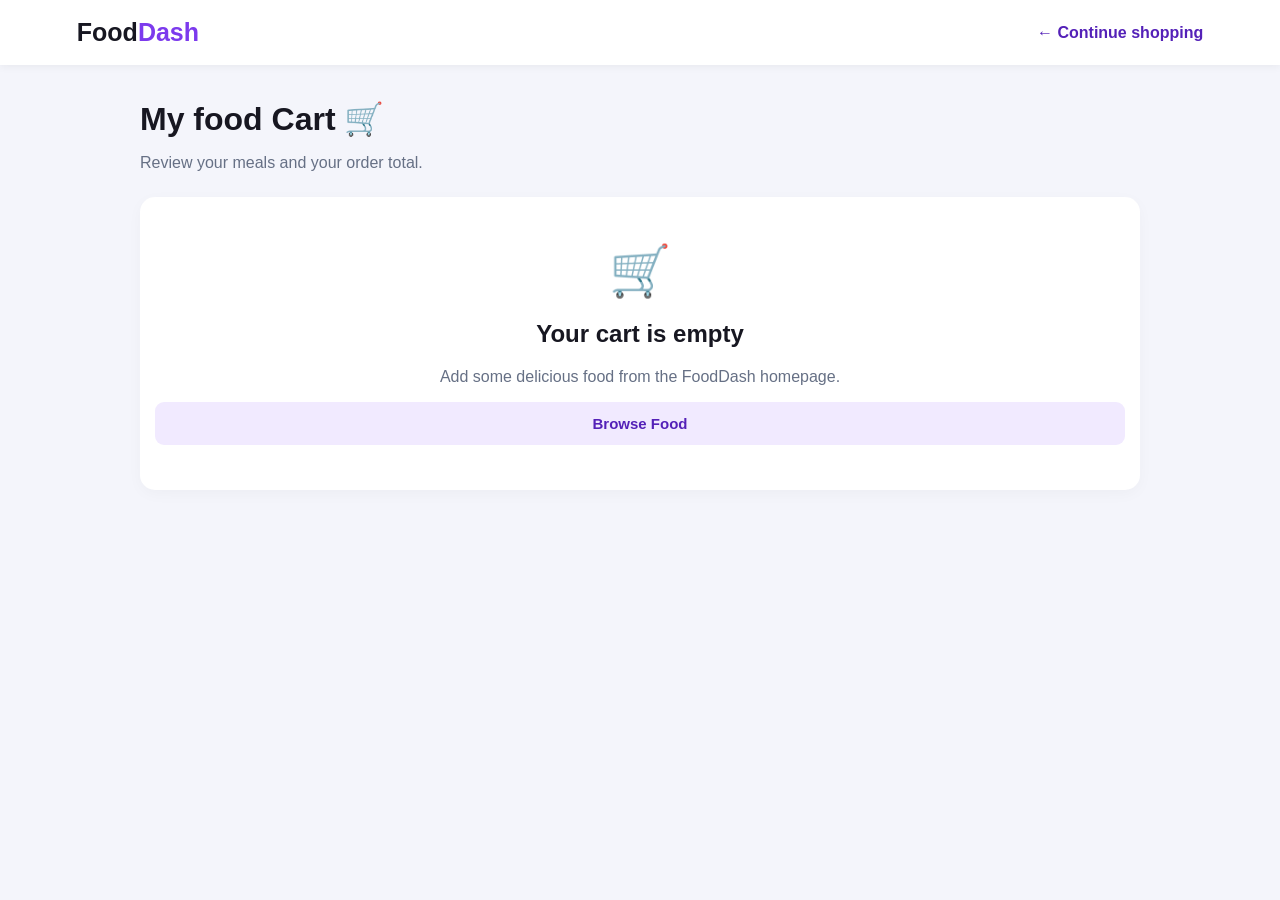
<file: cart.html>
<!DOCTYPE html>
<html lang="en">
<head>
    <meta charset="UTF-8">
    <meta name="viewport" content="width=device-width, initial-scale=1.0">

    <title>My Cart | FoodDash</title>

    <style>
        * {
            box-sizing: border-box;
        }

        body {
            margin: 0;
            font-family: Arial, sans-serif;
            background: #f4f5fb;
            color: #171721;
        }

        header {
            background: white;
            padding: 18px 6%;
            display: flex;
            justify-content: space-between;
            align-items: center;
            gap: 15px;
            box-shadow: 0 2px 8px #0000000d;
        }

        .logo {
            font-size: 25px;
            font-weight: bold;
            color: #171721;
            text-decoration: none;
        }

        .logo span {
            color: #7c3aed;
        }

        header a.back-link {
            color: #5421b8;
            text-decoration: none;
            font-weight: bold;
        }

        main {
            width: 90%;
            max-width: 1000px;
            margin: 35px auto;
        }

        h1 {
            margin-bottom: 8px;
        }

        .intro {
            color: #667085;
            margin-bottom: 25px;
        }

        .cart-layout {
            display: grid;
            grid-template-columns: 1fr 300px;
            gap: 22px;
            align-items: start;
        }

        .cart-items,
        .summary {
            background: white;
            border-radius: 15px;
            padding: 22px;
            box-shadow: 0 4px 15px #00000008;
        }

        .cart-item {
            display: grid;
            grid-template-columns: 85px minmax(0, 1fr);
            gap: 15px;
            padding: 18px 0;
            border-bottom: 1px solid #eeeeF4;
        }

        .cart-item:first-child {
            padding-top: 0;
        }

        .cart-item:last-child {
            border-bottom: none;
        }

        .food-image {
            width: 85px;
            height: 85px;
            object-fit: cover;
            border-radius: 12px;
            background: #f4f5fb;
        }

        .item-details h3 {
            margin: 0 0 8px;
            font-size: 17px;
            overflow-wrap: anywhere;
        }

        .item-price {
            color: #5421b8;
            font-weight: bold;
            margin: 0 0 12px;
        }

        .item-controls {
            display: flex;
            align-items: center;
            flex-wrap: wrap;
            gap: 10px;
        }

        .quantity-controls {
            display: flex;
            align-items: center;
            gap: 12px;
            border: 1px solid #dedee8;
            border-radius: 8px;
            padding: 5px 9px;
        }

        .quantity-controls button {
            border: none;
            background: transparent;
            cursor: pointer;
            font-size: 18px;
            font-weight: bold;
        }

        .remove-button {
            border: none;
            background: transparent;
            color: #d92d20;
            cursor: pointer;
        }

        .summary h2 {
            margin-top: 0;
        }

        .summary-row {
            display: flex;
            justify-content: space-between;
            gap: 12px;
            margin: 18px 0;
        }

        .total-row {
            font-size: 19px;
            font-weight: bold;
            padding-top: 16px;
            border-top: 1px solid #eeeeF4;
        }

        .checkout-button,
        .continue-button {
            display: block;
            width: 100%;
            padding: 13px;
            border-radius: 9px;
            text-align: center;
            text-decoration: none;
            font-size: 15px;
            font-weight: bold;
            cursor: pointer;
        }

        .checkout-button {
            border: none;
            background: #171721;
            color: white;
            margin-top: 18px;
        }

        .checkout-button:hover {
            background: #5421b8;
        }

        .continue-button {
            margin-top: 10px;
            color: #5421b8;
            background: #f1eaff;
        }

        .empty-cart {
            text-align: center;
            padding: 45px 15px;
        }

        .empty-cart .emoji {
            font-size: 50px;
        }

        .empty-cart p {
            color: #667085;
        }

        .hidden {
            display: none;
        }

        @media (max-width: 700px) {
            .cart-layout {
                grid-template-columns: 1fr;
            }

            header {
                padding: 16px 5%;
            }

            main {
                width: 92%;
                margin-top: 25px;
            }

            .cart-items,
            .summary {
                padding: 16px;
            }
        }
    </style>
</head>

<body>

<header>
    <a href="index.html" class="logo">Food<span>Dash</span></a>
    <a href="index.html" class="back-link">← Continue shopping</a>
</header>

<main>
    <h1>My food Cart 🛒</h1>
    <p class="intro">Review your meals and your order total.</p>

    <section id="emptyCart" class="cart-items empty-cart hidden">
        <div class="emoji">🛒</div>
        <h2>Your cart is empty</h2>
        <p>Add some delicious food from the FoodDash homepage.</p>
        <a href="index.html" class="continue-button">
            Browse Food
        </a>
    </section>

    <div id="cartLayout" class="cart-layout">
        <section class="cart-items">
            <h2>Your Items (<span id="itemCount">0</span>)</h2>
            <div id="cartItems"></div>
        </section>

        <aside class="summary">
            <h2>Order Summary</h2>

            <div class="summary-row">
                <span>Items</span>
                <span id="summaryCount">0</span>
            </div>

            <div class="summary-row">
                <span>Subtotal</span>
                <span id="subtotal">R0.00</span>
            </div>

            <div class="summary-row">
                <span>Delivery fee</span>
                <span>Calculated at checkout</span>
            </div>

            <div class="summary-row total-row">
                <span>Total</span>
                <span id="total">R0.00</span>
            </div>

            <button id="checkoutButton" class="checkout-button">
                Proceed to Checkout
            </button>

            <a href="index.html" class="continue-button">
                back to menu
            </a>
        </aside>
    </div>
</main>

<script>
    const cartItemsContainer = document.getElementById("cartItems");
    const cartLayout = document.getElementById("cartLayout");
    const emptyCart = document.getElementById("emptyCart");

    function getCart() {
        try {
            const cart = JSON.parse(
                localStorage.getItem("foodDashCart") || "[]"
            );

            return Array.isArray(cart) ? cart : [];
        } catch (error) {
            console.error("Could not read cart:", error);
            return [];
        }
    }

    function saveCart(cart) {
        localStorage.setItem("foodDashCart", JSON.stringify(cart));
    }

    function money(amount) {
        return "R" + Number(amount || 0).toFixed(2);
    }

    function renderCart() {
        const cart = getCart();

        cartItemsContainer.replaceChildren();

        const totalQuantity = cart.reduce(
            (sum, item) => sum + Number(item.quantity || 0),
            0
        );

        const subtotal = cart.reduce(
            (sum, item) =>
                sum +
                Number(item.price || 0) *
                Number(item.quantity || 0),
            0
        );

        document.getElementById("itemCount").textContent = totalQuantity;
        document.getElementById("summaryCount").textContent = totalQuantity;
        document.getElementById("subtotal").textContent = money(subtotal);
        document.getElementById("total").textContent = money(subtotal);

        if (cart.length === 0) {
            cartLayout.classList.add("hidden");
            emptyCart.classList.remove("hidden");
            return;
        }

        cartLayout.classList.remove("hidden");
        emptyCart.classList.add("hidden");

        cart.forEach((item, index) => {
            const quantity = Math.max(1, Number(item.quantity) || 1);
            const price = Number(item.price) || 0;

            const row = document.createElement("article");
            row.className = "cart-item";

            const image = document.createElement("img");
            image.className = "food-image";
            image.src = item.image || "images/logo.png";
            image.alt = item.mealName || "Food item";

            image.onerror = () => {
                image.onerror = null;
                image.src = "images/logo.png";
            };

            const details = document.createElement("div");
            details.className = "item-details";

            const name = document.createElement("h3");
            name.textContent = item.mealName || "Food item";

            const priceText = document.createElement("p");
            priceText.className = "item-price";
            priceText.textContent = money(price) + " each";

            const controls = document.createElement("div");
            controls.className = "item-controls";

            const quantityControls = document.createElement("div");
            quantityControls.className = "quantity-controls";

            const minus = document.createElement("button");
            minus.type = "button";
            minus.textContent = "−";
            minus.setAttribute("aria-label", "Decrease quantity");

            const quantityText = document.createElement("span");
            quantityText.textContent = quantity;

            const plus = document.createElement("button");
            plus.type = "button";
            plus.textContent = "+";
            plus.setAttribute("aria-label", "Increase quantity");

            const itemSubtotal = document.createElement("strong");
            itemSubtotal.textContent = money(price * quantity);

            minus.addEventListener("click", () => {
                const updatedCart = getCart();

                if (updatedCart[index].quantity > 1) {
                    updatedCart[index].quantity -= 1;
                } else {
                    updatedCart.splice(index, 1);
                }

                saveCart(updatedCart);
                renderCart();
            });

            plus.addEventListener("click", () => {
                const updatedCart = getCart();
                updatedCart[index].quantity =
                    Number(updatedCart[index].quantity || 1) + 1;

                saveCart(updatedCart);
                renderCart();
            });

            const remove = document.createElement("button");
            remove.type = "button";
            remove.className = "remove-button";
            remove.textContent = "Remove";

            remove.addEventListener("click", () => {
                const updatedCart = getCart();
                updatedCart.splice(index, 1);
                saveCart(updatedCart);
                renderCart();
            });

            quantityControls.append(minus, quantityText, plus);
            controls.append(quantityControls, itemSubtotal, remove);
            details.append(name, priceText, controls);
            row.append(image, details);

            cartItemsContainer.appendChild(row);
        });
    }

    document.getElementById("checkoutButton").addEventListener("click", () => {
        const cart = getCart();

        if (cart.length === 0) {
            alert("Your cart is empty. Please add some food first.");
            return;
        }

        // Connect this button to your checkout page when it is ready.
        window.location.href = "checkout.html";
    });

    // Display saved cart items when the page opens
    renderCart();
</script>

</body>
</html>
</file>
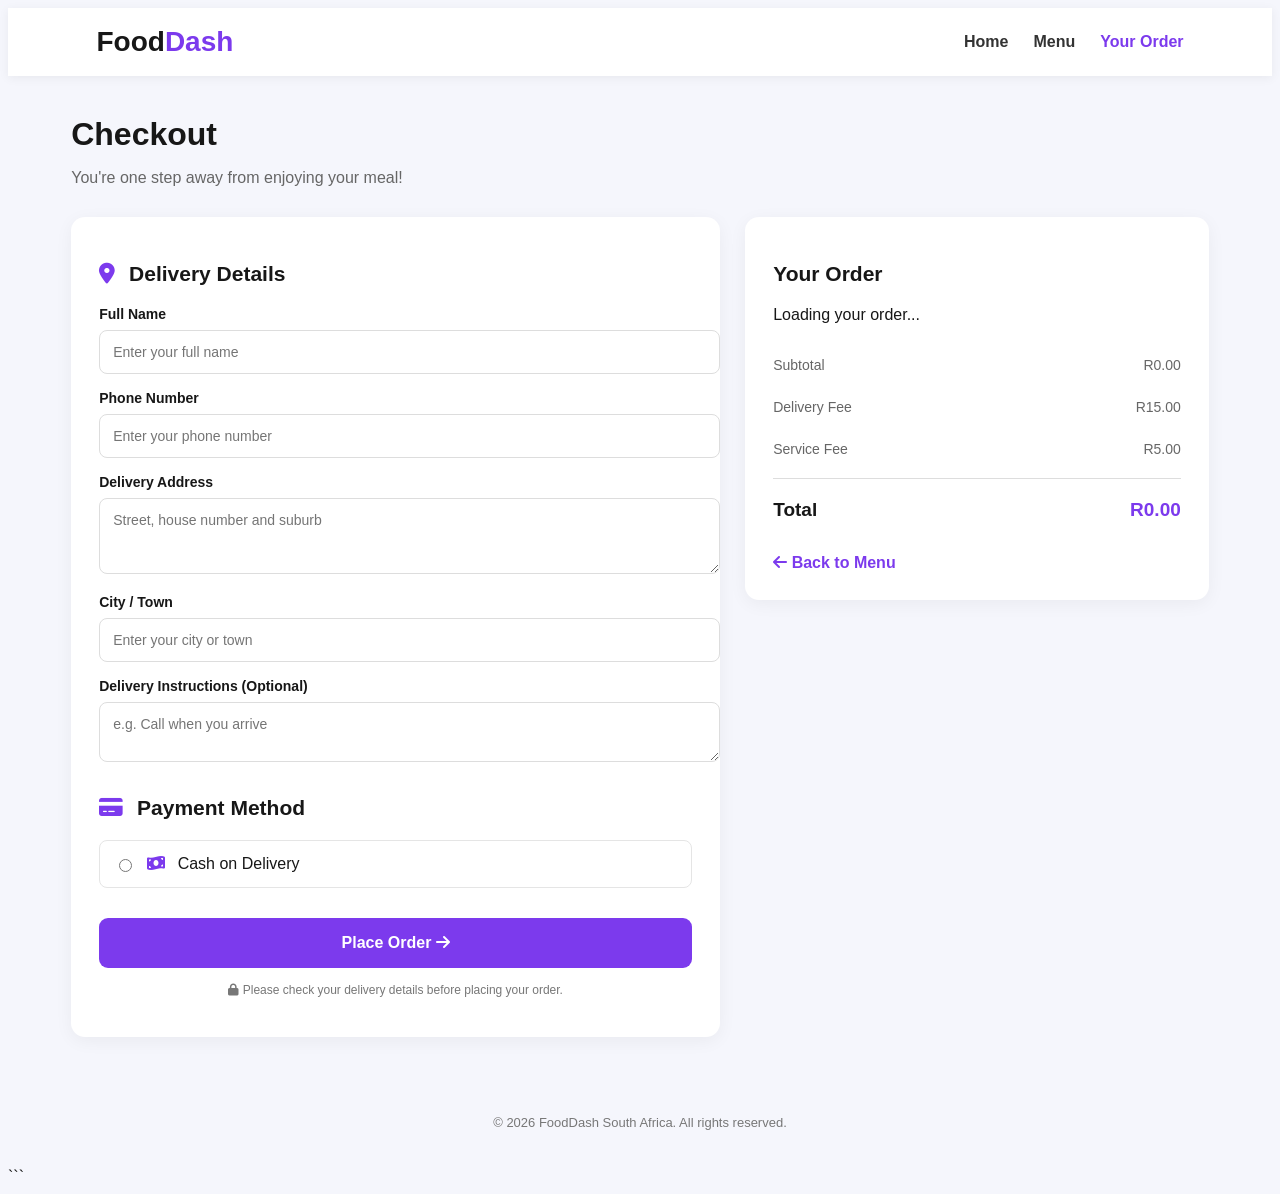
<file: checkout.html>
<!doctype html>
<html lang="en">
  <head>
    <meta charset="UTF-8" />
    <meta name="viewport" content="width=device-width, initial-scale=1.0" />

    <title>FoodDash - Checkout</title>

    <link
      rel="stylesheet"
      href="https://cdnjs.cloudflare.com/ajax/libs/font-awesome/6.5.0/css/all.min.css"
    />
    <link rel="stylesheet" href="checkout.css" />
  </head>

  <body>
    <!-- Header -->
    <header class="header">
      <a href="index.html" class="logo">
        <span class="food">Food</span><span class="dash">Dash</span>
      </a>

      <nav>
        <a href="index.html">Home</a>
        <a href="menu.html">Menu</a>
        <a href="menu.html" class="active">Your Order</a>
      </nav>
    </header>

    <main class="checkout-container">
      <div class="page-heading">
        <h1>Checkout</h1>
        <p>You're one step away from enjoying your meal!</p>
      </div>

      <div class="checkout-layout">
        <!-- Delivery and payment form -->
        <section class="checkout-form">
          <form id="checkoutForm">
            <div class="form-section">
              <h2><i class="fa-solid fa-location-dot"></i> Delivery Details</h2>

              <label for="fullName">Full Name</label>
              <input
                type="text"
                id="fullName"
                placeholder="Enter your full name"
                required
              />

              <label for="phone">Phone Number</label>
              <input
                type="tel"
                id="phone"
                placeholder="Enter your phone number"
                pattern="[0-9+\s()-]{10,15}"
                required
              />

              <label for="address">Delivery Address</label>
              <textarea
                id="address"
                rows="3"
                placeholder="Street, house number and suburb"
                required
              ></textarea>

              <label for="city">City / Town</label>
              <input
                type="text"
                id="city"
                placeholder="Enter your city or town"
                required
              />

              <label for="instructions">Delivery Instructions (Optional)</label>
              <textarea
                id="instructions"
                rows="2"
                placeholder="e.g. Call when you arrive"
              ></textarea>
            </div>

            <div class="form-section">
              <h2><i class="fa-solid fa-credit-card"></i> Payment Method</h2>

              <label class="payment-option">
                <input
                  type="radio"
                  name="payment"
                  value="Cash on Delivery"
                  required
                />
                <span
                  ><i class="fa-solid fa-money-bill-wave"></i> Cash on
                  Delivery</span
                >
              </label>
            </div>

            <button type="submit" class="place-order-btn">
              Place Order <i class="fa-solid fa-arrow-right"></i>
            </button>

            <p class="secure-note">
              <i class="fa-solid fa-lock"></i>
              Please check your delivery details before placing your order.
            </p>
          </form>
        </section>

        <!-- Order summary -->
        <aside class="order-summary">
          <h2>Your Order</h2>

          <div id="checkoutItems" class="checkout-items">
            <p>Loading your order...</p>
          </div>

          <div class="summary-row">
            <span>Subtotal</span>
            <span id="subtotal">R0.00</span>
          </div>

          <div class="summary-row">
            <span>Delivery Fee</span>
            <span id="deliveryFee">R15.00</span>
          </div>

          <div class="summary-row">
            <span>Service Fee</span>
            <span id="serviceFee">R5.00</span>
          </div>

          <div class="summary-total">
            <span>Total</span>
            <span id="total">R0.00</span>
          </div>

          <a href="menu.html" class="back-to-menu">
            <i class="fa-solid fa-arrow-left"></i> Back to Menu
          </a>
        </aside>
      </div>
    </main>

    <footer>
      <p>&copy; 2026 FoodDash South Africa. All rights reserved.</p>
    </footer>

    <script src="menu.html"></script>
  </body>
</html>
```
</file>
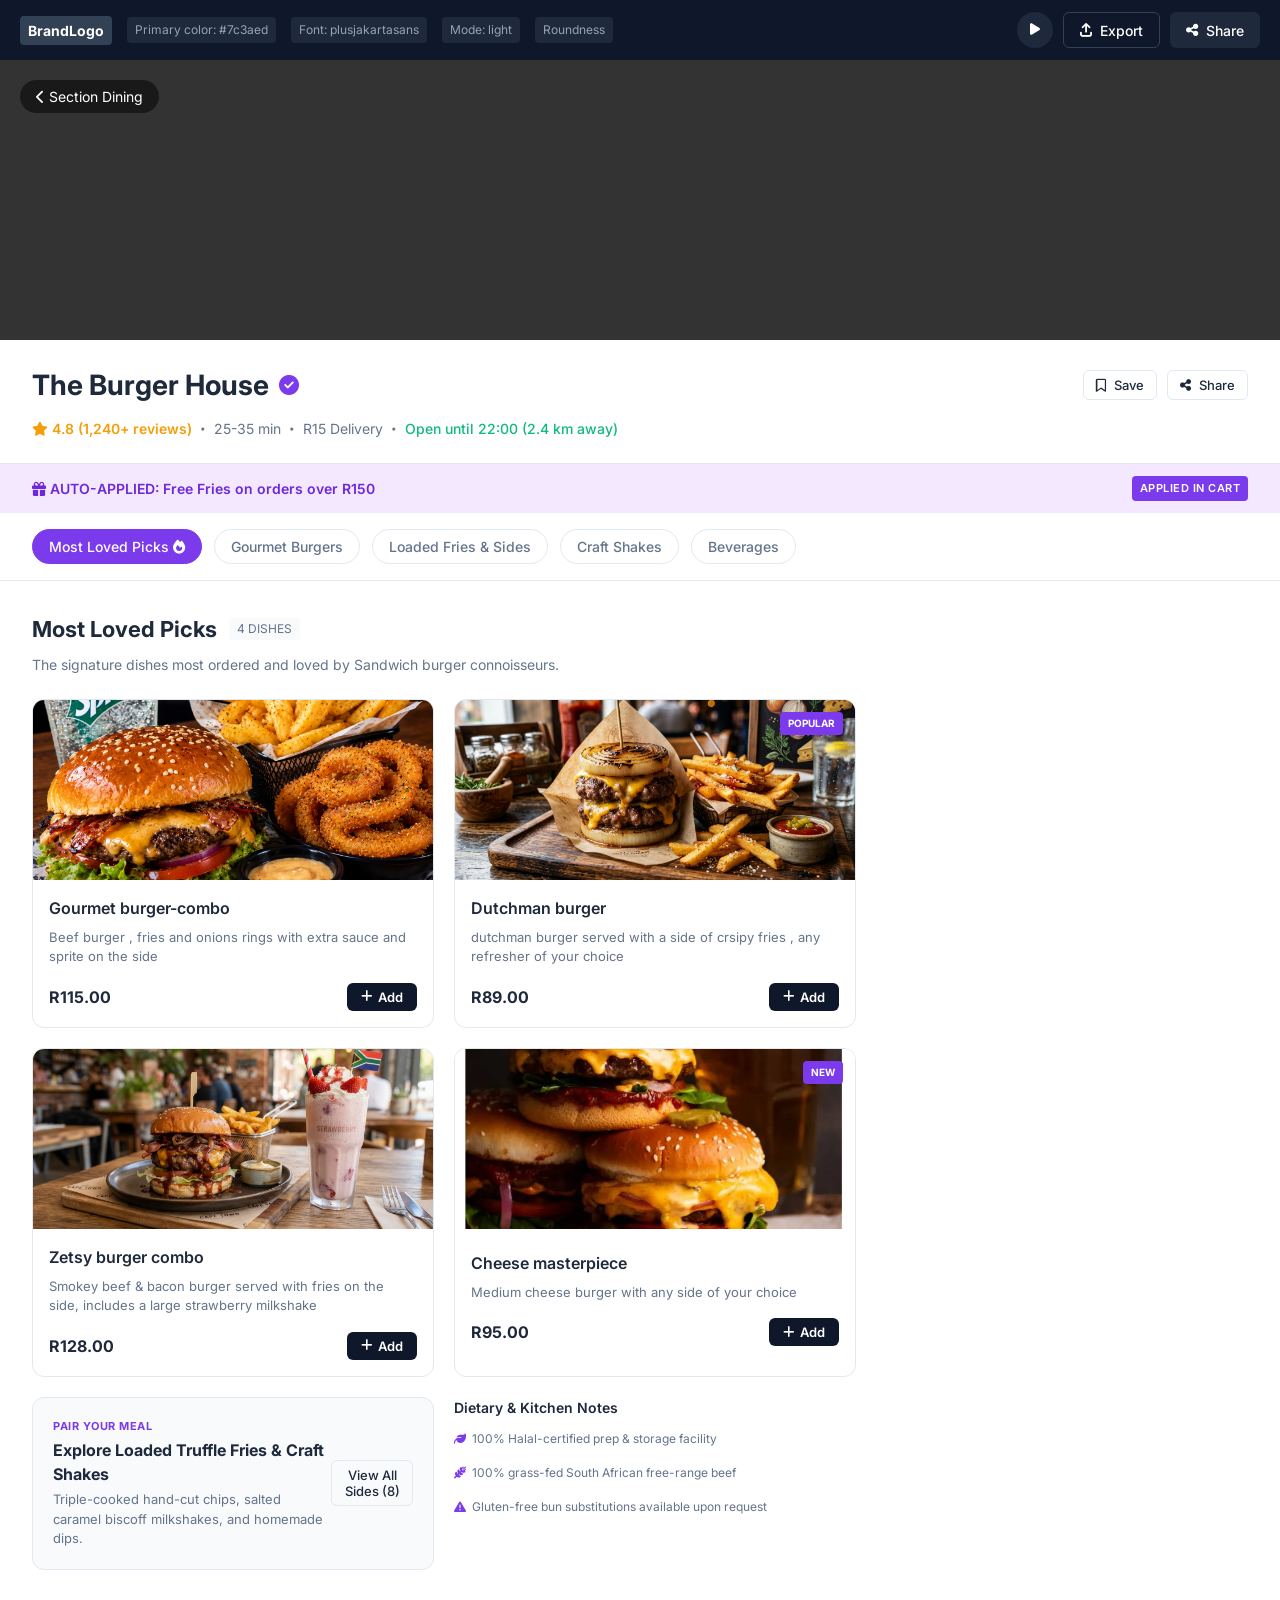
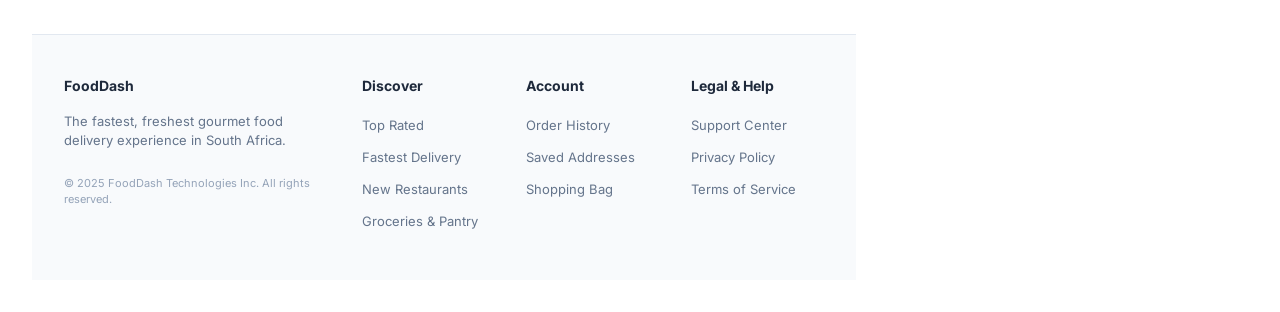
<file: menu.html>
<!DOCTYPE html>
<html lang="en">
<head>
    <meta charset="UTF-8">
    <meta name="viewport" content="width=device-width, initial-scale=1.0">
    <title>The Burger House - FoodDash</title>
    <!-- Font Awesome for Icons -->
    <link rel="stylesheet" href="https://cdnjs.cloudflare.com/ajax/libs/font-awesome/6.4.0/css/all.min.css">
    <!-- Google Fonts -->
    <link href="https://fonts.googleapis.com/css2?family=Inter:wght@300;400;500;600;700&display=swap" rel="stylesheet">
    <link rel="stylesheet" href="menu.css">
</head>
<body>

    <!-- Top Navigation Bar -->
    <nav class="top-nav">
        <div class="nav-left">
            <div class="logo-placeholder">BrandLogo</div>
            <span class="nav-tag">Primary color: #7c3aed</span>
            <span class="nav-tag">Font: plusjakartasans</span>
            <span class="nav-tag">Mode: light</span>
            <span class="nav-tag">Roundness</span>
        </div>
        <div class="nav-right">
            <button class="btn-icon"><i class="fa-solid fa-play"></i></button>
            <button class="btn-outline"><i class="fa-solid fa-arrow-up-from-bracket"></i> Export</button>
            <button class="btn-dark"><i class="fa-solid fa-share-nodes"></i> Share</button>
        </div>
    </nav>

    <!-- Main Container -->
    <main class="main-container">
        
        <!-- Hero Section -->
        <header class="hero-section">
            <div class="hero-bg"></div> <!-- Background Image -->
            <button class="back-btn"><i class="fa-solid fa-chevron-left"></i> Section Dining</button>
        </header>

        <!-- Restaurant Info Card -->
        <section class="restaurant-card">
            <div class="res-header">
                <div class="res-title">
                    <h1>The Burger House</h1>
                    <i class="fa-solid fa-circle-check verified"></i>
                </div>
                <div class="res-actions">
                    <button class="btn-outline sm"><i class="fa-regular fa-bookmark"></i> Save</button>
                    <button class="btn-outline sm"><i class="fa-solid fa-share-nodes"></i> Share</button>
                </div>
            </div>
            <div class="res-meta">
                <span class="rating"><i class="fa-solid fa-star"></i> 4.8 (1,240+ reviews)</span>
                <span class="dot">•</span>
                <span>25-35 min</span>
                <span class="dot">•</span>
                <span>R15 Delivery</span>
                <span class="dot">•</span>
                <span class="status">Open until 22:00 (2.4 km away)</span>
            </div>
        </section>

        <!-- Promotion Banner -->
        <div class="promo-banner">
            <div class="promo-text">
                <i class="fa-solid fa-gift"></i> AUTO-APPLIED: Free Fries on orders over R150
            </div>
            <div class="promo-tag">APPLIED IN CART</div>
        </div>

        <!-- Category Pills -->
        <div class="category-scroll">
            <button class="pill active">Most Loved Picks <i class="fa-solid fa-fire"></i></button>
            <button class="pill">Gourmet Burgers</button>
            <button class="pill">Loaded Fries & Sides</button>
            <button class="pill">Craft Shakes</button>
            <button class="pill">Beverages</button>
        </div>

        <!-- Content Layout (Grid) -->
        <div class="content-grid">
            
            <!-- Left Column: Menu -->
            <div class="menu-section">
                <div class="section-header">
                    <h2>Most Loved Picks</h2>
                    <span class="item-count">4 DISHES</span>
                </div>
                <p class="section-desc">The signature dishes most ordered and loved by Sandwich burger connoisseurs.</p>

                <div class="menu-grid">
                    <!-- Item 1 -->
                    <div class="menu-card">
                        <div class="card-img">
                            <img src="images/burger-combo.png" alt="burger-combo">
                        </div>
                        <div class="card-body">
                            <h3>Gourmet burger-combo</h3>
                            <p>Beef burger , fries and onions rings with extra sauce and sprite on the side  </p>
                            <div class="card-footer">
                                <span class="price">R115.00</span>
                                <button class="btn-add"><i class="fa-solid fa-plus"></i> Add</button>
                            </div>
                        </div>
                    </div>

                    <!-- Item 2 -->
                    <div class="menu-card">
                        <div class="card-img">
                            <span class="badge">POPULAR</span>
                            <img src="images/dutchman-burger.jpg">
                        </div>
                        <div class="card-body">
                            <h3>Dutchman burger </h3>
                            <p>dutchman burger served with a side of crsipy fries , any refresher of your choice</p>
                            <div class="card-footer">
                                <span class="price">R89.00</span>
                                <button class="btn-add"><i class="fa-solid fa-plus"></i> Add</button>
                            </div>
                        </div>
                    </div>

                    <!-- Item 3 -->
                    <div class="menu-card">
                        <div class="card-img">
                            <img src="images/burger-shake.jpg" alt="burger-shake">
                        </div>
                        <div class="card-body">
                            <h3>Zetsy burger combo</h3>
                            <p>Smokey beef & bacon burger served with fries on the side, includes a large strawberry milkshake</p>
                            <div class="card-footer">
                                <span class="price">R128.00</span>
                                <button class="btn-add"><i class="fa-solid fa-plus"></i> Add</button>
                            </div>
                        </div>
                    </div>

                    <!-- Item 4 -->
                    <div class="menu-card">
                        <div class="card-img">
                            <span class="badge">NEW</span>
                            <img src="images/cheese-burger.png" alt="cheese-burger">
                        <div class="card-body">
                            <h3>Cheese masterpiece</h3>
                            <p>Medium cheese burger with any side of your choice</p>
                            <div class="card-footer">
                                <span class="price">R95.00</span>
                                <button class="btn-add"><i class="fa-solid fa-plus"></i> Add</button>
                            </div>
                        </div>
                    </div>
                </div>

                <!-- Recommendation Banner -->
                <div class="recommendation-banner">
                    <div>
                        <h4>PAIR YOUR MEAL</h4>
                        <h3>Explore Loaded Truffle Fries & Craft Shakes</h3>
                        <p>Triple-cooked hand-cut chips, salted caramel biscoff milkshakes, and homemade dips.</p>
                    </div>
                    <button class="btn-outline sm">View All Sides (8)</button>
                </div>

                <!-- Dietary Info -->
                <div class="dietary-info">
                    <h4>Dietary & Kitchen Notes</h4>
                    <div class="dietary-tags">
                        <span><i class="fa-solid fa-leaf"></i> 100% Halal-certified prep & storage facility</span>
                        <span><i class="fa-solid fa-wheat-awn"></i> 100% grass-fed South African free-range beef</span>
                        <span><i class="fa-solid fa-triangle-exclamation"></i> Gluten-free bun substitutions available upon request</span>
                    </div>
                </div>
            </div>

           

               
        <!-- Footer -->
        <footer class="site-footer">
            <div class="footer-col">
                <h4>FoodDash</h4>
                <p>The fastest, freshest gourmet food delivery experience in South Africa.</p>
                <p class="copyright">© 2025 FoodDash Technologies Inc. All rights reserved.</p>
            </div>
            <div class="footer-col">
                <h4>Discover</h4>
                <ul>
                    <li><a href="#">Top Rated</a></li>
                    <li><a href="#">Fastest Delivery</a></li>
                    <li><a href="#">New Restaurants</a></li>
                    <li><a href="#">Groceries & Pantry</a></li>
                </ul>
            </div>
            <div class="footer-col">
                <h4>Account</h4>
                <ul>
                    <li><a href="#">Order History</a></li>
                    <li><a href="#">Saved Addresses</a></li>
                    <li><a href="#">Shopping Bag</a></li>
                </ul>
            </div>
            <div class="footer-col">
                <h4>Legal & Help</h4>
                <ul>
                    <li><a href="#">Support Center</a></li>
                    <li><a href="#">Privacy Policy</a></li>
                    <li><a href="#">Terms of Service</a></li>
                </ul>
            </div>
        </footer>
    </main>

</body>
</html>
</file>
<file: checkout.css>
```css
* {
    margin: 0;
    padding: 0;
    box-sizing: border-box;
}

body {
    font-family: Arial, sans-serif;
    background: #f5f6fc;
    color: #171717;
}

.header {
    background: #ffffff;
    padding: 18px 7%;
    display: flex;
    align-items: center;
    justify-content: space-between;
    box-shadow: 0 2px 10px rgba(0, 0, 0, 0.06);
}

.logo {
    text-decoration: none;
    font-size: 28px;
    font-weight: bold;
}

.food {
    color: #171717;
}

.dash {
    color: #7C3AED;
}

.header nav {
    display: flex;
    gap: 25px;
}

.header nav a {
    color: #333;
    text-decoration: none;
    font-weight: 600;
}

.header nav a:hover,
.header nav a.active {
    color: #7C3AED;
}

.checkout-container {
    width: 90%;
    max-width: 1150px;
    margin: 40px auto;
}

.page-heading {
    margin-bottom: 30px;
}

.page-heading h1 {
    font-size: 32px;
    margin-bottom: 8px;
}

.page-heading p {
    color: #666;
}

.checkout-layout {
    display: grid;
    grid-template-columns: 1.4fr 1fr;
    gap: 25px;
    align-items: start;
}

.checkout-form,
.order-summary {
    background: #fff;
    border-radius: 14px;
    padding: 28px;
    box-shadow: 0 4px 18px rgba(0, 0, 0, 0.05);
}

.form-section {
    margin-bottom: 30px;
}

.form-section h2,
.order-summary h2 {
    font-size: 21px;
    margin-bottom: 20px;
}

.form-section h2 i {
    color: #7C3AED;
    margin-right: 8px;
}

.form-section label:not(.payment-option) {
    display: block;
    font-size: 14px;
    font-weight: 600;
    margin: 16px 0 8px;
}

.form-section input[type="text"],
.form-section input[type="tel"],
.form-section textarea {
    width: 100%;
    padding: 13px;
    border: 1px solid #ddd;
    border-radius: 8px;
    font-size: 14px;
    font-family: inherit;
    outline: none;
}

.form-section input:focus,
.form-section textarea:focus {
    border-color: #7C3AED;
    box-shadow: 0 0 0 3px rgba(124, 58, 237, 0.1);
}

.form-section textarea {
    resize: vertical;
}

.payment-option {
    display: flex;
    align-items: center;
    gap: 12px;
    border: 1px solid #e5e5e5;
    padding: 14px;
    margin-bottom: 10px;
    border-radius: 8px;
    cursor: pointer;
}

.payment-option:has(input:checked) {
    border-color: #7C3AED;
    background: #f8f4ff;
}

.payment-option input {
    accent-color: #7C3AED;
}

.payment-option i {
    color: #7C3AED;
    margin-right: 8px;
}

.place-order-btn {
    width: 100%;
    padding: 16px;
    background: #7C3AED;
    color: #fff;
    border: none;
    border-radius: 9px;
    font-size: 16px;
    font-weight: bold;
    cursor: pointer;
    transition: background 0.2s;
}

.place-order-btn:hover {
    background: #6025c9;
}

.secure-note {
    text-align: center;
    color: #777;
    font-size: 12px;
    margin-top: 15px;
}

.checkout-items {
    margin-bottom: 20px;
}

.checkout-item {
    display: flex;
    justify-content: space-between;
    gap: 15px;
    padding: 14px 0;
    border-bottom: 1px solid #eee;
}

.checkout-item h3 {
    font-size: 14px;
    margin-bottom: 6px;
}

.checkout-item p {
    color: #777;
    font-size: 13px;
}

.item-price {
    font-weight: bold;
    white-space: nowrap;
}

.summary-row,
.summary-total {
    display: flex;
    justify-content: space-between;
    gap: 15px;
    padding: 13px 0;
}

.summary-row {
    color: #666;
    font-size: 14px;
}

.summary-total {
    border-top: 1px solid #ddd;
    margin-top: 8px;
    padding-top: 20px;
    font-size: 19px;
    font-weight: bold;
}

.summary-total span:last-child {
    color: #7C3AED;
}

.back-to-menu {
    display: inline-block;
    margin-top: 20px;
    color: #7C3AED;
    text-decoration: none;
    font-weight: 600;
}

footer {
    text-align: center;
    padding: 25px;
    color: #777;
    font-size: 13px;
}

@media (max-width: 800px) {
    .checkout-layout {
        grid-template-columns: 1fr;
    }

    .header {
        padding: 18px 5%;
        flex-wrap: wrap;
        gap: 15px;
    }

    .header nav {
        gap: 15px;
        flex-wrap: wrap;
    }

    .checkout-container {
        width: 92%;
        margin: 25px auto;
    }

    .checkout-form,
    .order-summary {
        padding: 20px;
    }
}
```
</file>
<file: menu.css>
/* --- Variables & Reset --- */
:root {
    --primary: #7c3aed;
    --primary-dark: #6d28d9;
    --bg-dark: #0f172a;
    --bg-light: #f8fafc;
    --text-main: #1e293b;
    --text-muted: #64748b;
    --border-color: #e2e8f0;
    --white: #ffffff;
    --green: #10b981;
    --red: #ef4444;
    --font-family: 'Inter', sans-serif;
}

* {
    margin: 0;
    padding: 0;
    box-sizing: border-box;
}

body {
    font-family: var(--font-family);
    background-color: var(--bg-light);
    color: var(--text-main);
    line-height: 1.5;
    padding-top: 60px; /* Space for fixed top nav */
}

a {
    text-decoration: none;
    color: inherit;
}

ul {
    list-style: none;
}

button {
    cursor: pointer;
    font-family: inherit;
    border: none;
    background: none;
}

/* --- Top Navigation --- */
.top-nav {
    position: fixed;
    top: 0;
    left: 0;
    width: 100%;
    height: 60px;
    background: var(--bg-dark);
    color: var(--white);
    display: flex;
    justify-content: space-between;
    align-items: center;
    padding: 0 20px;
    z-index: 1000;
}

.nav-left {
    display: flex;
    align-items: center;
    gap: 15px;
    font-size: 12px;
    color: #94a3b8;
}

.logo-placeholder {
    font-weight: 700;
    color: var(--white);
    font-size: 14px;
    background: #334155;
    padding: 4px 8px;
    border-radius: 4px;
}

.nav-tag {
    padding: 4px 8px;
    border-radius: 4px;
    background: #1e293b;
}

.nav-right {
    display: flex;
    gap: 10px;
}

.btn-icon {
    width: 36px;
    height: 36px;
    border-radius: 50%;
    background: #1e293b;
    color: var(--white);
    display: grid;
    place-items: center;
}

.btn-outline {
    border: 1px solid #334155;
    color: var(--white);
    padding: 8px 16px;
    border-radius: 6px;
    font-size: 14px;
    font-weight: 500;
    display: flex;
    align-items: center;
    gap: 8px;
    transition: 0.2s;
}

.btn-outline:hover {
    background: #1e293b;
}

.btn-dark {
    background: #1e293b;
    color: var(--white);
    padding: 8px 16px;
    border-radius: 6px;
    font-size: 14px;
    font-weight: 500;
    display: flex;
    align-items: center;
    gap: 8px;
}

/* --- Main Container --- */
.main-container {
    max-width: 1280px;
    margin: 0 auto;
    background: var(--white);
    min-height: 100vh;
    position: relative;
    box-shadow: 0 0 40px rgba(0,0,0,0.05);
}

/* --- Hero Section --- */
.hero-section {
    position: relative;
    height: 280px;
    background-color: #333;
    display: flex;
    align-items: flex-start;
    padding: 20px;
}

.hero-bg {
    position: absolute;
    top: 0;
    left: 0;
    width: 100%;
    height: 100%;
    background: url('https://images.unsplash.com/photo-1555939594-58d7cb561ad1?auto=format&fit=crop&w=1280&q=80') center/cover no-repeat;
    opacity: 0.6;
}

.back-btn {
    position: relative;
    z-index: 10;
    background: rgba(0,0,0,0.5);
    color: var(--white);
    padding: 8px 16px;
    border-radius: 20px;
    font-size: 14px;
    backdrop-filter: blur(4px);
}

/* --- Restaurant Card --- */
.restaurant-card {
    padding: 24px 32px;
    border-bottom: 1px solid var(--border-color);
}

.res-header {
    display: flex;
    justify-content: space-between;
    align-items: center;
    margin-bottom: 12px;
}

.res-title {
    display: flex;
    align-items: center;
    gap: 10px;
}

.res-title h1 {
    font-size: 28px;
    font-weight: 700;
}

.verified {
    color: var(--primary);
    font-size: 20px;
}

.res-actions {
    display: flex;
    gap: 10px;
}

.btn-outline.sm {
    border: 1px solid var(--border-color);
    color: var(--text-main);
    padding: 6px 12px;
    font-size: 13px;
}

.btn-outline.sm:hover {
    background: var(--bg-light);
}

.res-meta {
    display: flex;
    align-items: center;
    gap: 8px;
    font-size: 14px;
    color: var(--text-muted);
}

.rating {
    color: #f59e0b;
    font-weight: 600;
}

.dot {
    font-size: 10px;
}

.status {
    color: var(--green);
    font-weight: 500;
}

/* --- Promotion Banner --- */
.promo-banner {
    background: #f3e8ff;
    padding: 12px 32px;
    display: flex;
    justify-content: space-between;
    align-items: center;
    color: var(--primary-dark);
    font-size: 14px;
    font-weight: 600;
}

.promo-tag {
    font-size: 11px;
    background: var(--primary);
    color: var(--white);
    padding: 4px 8px;
    border-radius: 4px;
    text-transform: uppercase;
    letter-spacing: 0.5px;
}

/* --- Category Pills --- */
.category-scroll {
    padding: 16px 32px;
    display: flex;
    gap: 12px;
    overflow-x: auto;
    border-bottom: 1px solid var(--border-color);
    scrollbar-width: none;
}

.category-scroll::-webkit-scrollbar {
    display: none;
}

.pill {
    padding: 8px 16px;
    border-radius: 20px;
    font-size: 14px;
    font-weight: 500;
    white-space: nowrap;
    background: var(--white);
    border: 1px solid var(--border-color);
    color: var(--text-muted);
    transition: 0.2s;
}

.pill.active {
    background: var(--primary);
    color: var(--white);
    border-color: var(--primary);
}

.pill:hover:not(.active) {
    background: var(--bg-light);
}

/* --- Content Grid --- */
.content-grid {
    display: grid;
    grid-template-columns: 1fr 360px;
    gap: 32px;
    padding: 32px;
}

/* --- Menu Section (Left) --- */
.section-header {
    display: flex;
    align-items: center;
    gap: 12px;
    margin-bottom: 8px;
}

.section-header h2 {
    font-size: 22px;
    font-weight: 700;
}

.item-count {
    font-size: 12px;
    color: var(--text-muted);
    background: var(--bg-light);
    padding: 2px 8px;
    border-radius: 4px;
}

.section-desc {
    color: var(--text-muted);
    font-size: 14px;
    margin-bottom: 24px;
}

.menu-grid {
    display: grid;
    grid-template-columns: repeat(2, 1fr);
    gap: 20px;
    margin-bottom: 32px;
}

.menu-card {
    border: 1px solid var(--border-color);
    border-radius: 12px;
    overflow: hidden;
    transition: 0.3s;
}

.menu-card:hover {
    box-shadow: 0 10px 20px rgba(0,0,0,0.05);
    transform: translateY(-2px);
}

.card-img {
    position: relative;
    height: 180px;
    background: #eee;
}

.card-img img {
    width: 100%;
    height: 100%;
    object-fit: cover;
}

.badge {
    position: absolute;
    top: 12px;
    right: 12px;
    background: var(--primary);
    color: var(--white);
    font-size: 10px;
    font-weight: 700;
    padding: 4px 8px;
    border-radius: 4px;
    text-transform: uppercase;
}

.card-body {
    padding: 16px;
}

.card-body h3 {
    font-size: 16px;
    font-weight: 600;
    margin-bottom: 8px;
}

.card-body p {
    font-size: 13px;
    color: var(--text-muted);
    margin-bottom: 16px;
    display: -webkit-box;
    -webkit-box-orient: vertical;
    overflow: hidden;
}

.card-footer {
    display: flex;
    justify-content: space-between;
    align-items: center;
}

.price {
    font-size: 16px;
    font-weight: 700;
}

.btn-add {
    background: var(--bg-dark);
    color: var(--white);
    padding: 6px 14px;
    border-radius: 6px;
    font-size: 13px;
    font-weight: 600;
    display: flex;
    align-items: center;
    gap: 6px;
    transition: 0.2s;
}

.btn-add:hover {
    background: var(--primary);
}

/* --- Recommendation Banner --- */
.recommendation-banner {
    background: var(--bg-light);
    border: 1px solid var(--border-color);
    border-radius: 12px;
    padding: 20px;
    display: flex;
    justify-content: space-between;
    align-items: center;
    margin-bottom: 32px;
}

.recommendation-banner h4 {
    font-size: 11px;
    color: var(--primary);
    text-transform: uppercase;
    letter-spacing: 0.5px;
    margin-bottom: 4px;
}

.recommendation-banner h3 {
    font-size: 16px;
    font-weight: 700;
    margin-bottom: 4px;
}

.recommendation-banner p {
    font-size: 13px;
    color: var(--text-muted);
}

/* --- Dietary Info --- */
.dietary-info h4 {
    font-size: 14px;
    font-weight: 600;
    margin-bottom: 12px;
}

.dietary-tags {
    display: flex;
    gap: 16px;
    flex-wrap: wrap;
}

.dietary-tags span {
    font-size: 12px;
    color: var(--text-muted);
    display: flex;
    align-items: center;
    gap: 6px;
}

.dietary-tags i {
    color: var(--primary);
}

/* --- Cart Sidebar (Right) --- */
.cart-sidebar {
    background: var(--white);
    border: 1px solid var(--border-color);
    border-radius: 12px;
    padding: 24px;
    height: fit-content;
    position: sticky;
    top: 80px;
}

.cart-header {
    display: flex;
    justify-content: space-between;
    align-items: center;
    margin-bottom: 20px;
}

.cart-header h3 {
    font-size: 18px;
    font-weight: 700;
    display: flex;
    align-items: center;
    gap: 8px;
}

.cart-count {
    background: var(--primary);
    color: var(--white);
    font-size: 12px;
    width: 20px;
    height: 20px;
    border-radius: 50%;
    display: grid;
    place-items: center;
}

.clear-btn {
    font-size: 13px;
    color: var(--text-muted);
    font-weight: 500;
}

.clear-btn:hover {
    color: var(--red);
}

.cart-items {
    border-bottom: 1px solid var(--border-color);
    padding-bottom: 16px;
    margin-bottom: 16px;
}

.cart-item {
    display: flex;
    justify-content: space-between;
    margin-bottom: 16px;
}

.cart-item-info {
    display: flex;
    gap: 12px;
}

.qty {
    font-weight: 700;
    font-size: 14px;
    color: var(--primary);
}

.cart-item-info h4 {
    font-size: 14px;
    font-weight: 600;
}

.cart-item-info p {
    font-size: 13px;
    color: var(--text-muted);
}

.modifier {
    font-size: 12px !important;
    font-style: italic;
    color: #94a3b8;
}

.cart-price {
    font-weight: 600;
    font-size: 14px;
}

.free-item-tag {
    background: #f0fdf4;
    color: #166534;
    font-size: 12px;
    padding: 8px 12px;
    border-radius: 6px;
    display: flex;
    align-items: center;
    gap: 8px;
    font-weight: 500;
}

.cart-totals {
    margin-bottom: 16px;
}

.total-row {
    display: flex;
    justify-content: space-between;
    font-size: 13px;
    color: var(--text-muted);
    margin-bottom: 8px;
}

.total-row.discount {
    color: var(--green);
}

.cart-final-total {
    display: flex;
    justify-content: space-between;
    font-size: 18px;
    font-weight: 700;
    border-top: 1px solid var(--border-color);
    padding-top: 16px;
    margin-bottom: 8px;
}

.delivery-estimate {
    font-size: 12px;
    color: var(--text-muted);
    margin-bottom: 20px;
    display: flex;
    align-items: center;
    gap: 6px;
}

.btn-checkout {
    width: 100%;
    background: var(--bg-dark);
    color: var(--white);
    padding: 14px;
    border-radius: 8px;
    font-size: 15px;
    font-weight: 600;
    display: flex;
    justify-content: center;
    align-items: center;
    gap: 8px;
    transition: 0.2s;
    margin-bottom: 12px;
}

.btn-checkout:hover {
    background: var(--primary);
}

.cart-footer-links {
    display: flex;
    justify-content: space-between;
    font-size: 11px;
    color: var(--text-muted);
}

.cart-footer-links span {
    display: flex;
    align-items: center;
    gap: 4px;
}

/* --- Footer --- */
.site-footer {
    background: var(--bg-light);
    border-top: 1px solid var(--border-color);
    padding: 40px 32px;
    display: grid;
    grid-template-columns: 2fr 1fr 1fr 1fr;
    gap: 32px;
}

.footer-col h4 {
    font-size: 14px;
    font-weight: 700;
    margin-bottom: 16px;
}

.footer-col p {
    font-size: 13px;
    color: var(--text-muted);
    margin-bottom: 16px;
    max-width: 300px;
}

.footer-col ul li {
    margin-bottom: 8px;
}

.footer-col ul a {
    font-size: 13px;
    color: var(--text-muted);
    transition: 0.2s;
}

.footer-col ul a:hover {
    color: var(--primary);
}

.copyright {
    font-size: 11px !important;
    color: #94a3b8 !important;
    margin-top: 24px;
}

/* --- Responsive Adjustments --- */
@media (max-width: 1024px) {
    .content-grid {
        grid-template-columns: 1fr;
    }
    .cart-sidebar {
        position: static;
    }
    .site-footer {
        grid-template-columns: 1fr 1fr;
    }
}

@media (max-width: 768px) {
    .menu-grid {
        grid-template-columns: 1fr;
    }
    .res-header {
        flex-direction: column;
        align-items: flex-start;
        gap: 16px;
    }
    .res-meta {
        flex-wrap: wrap;
    }
    .site-footer {
        grid-template-columns: 1fr;
    }
    .recommendation-banner {
        flex-direction: column;
        align-items: flex-start;
        gap: 16px;
    }
    .dietary-tags {
        flex-direction: column;
        gap: 8px;
    }
}
</file>
